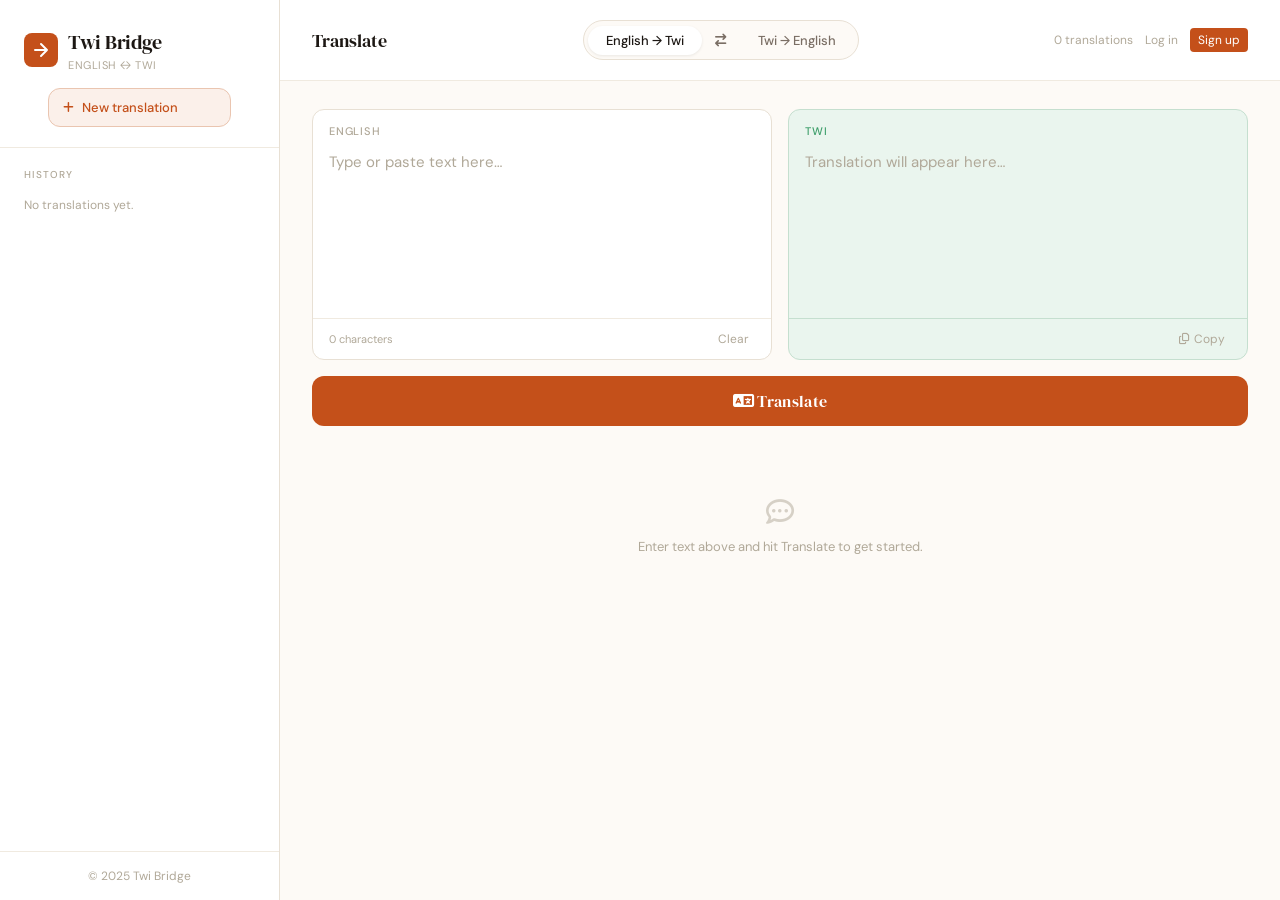
<file: rendered_index.html>
<!DOCTYPE html>
<html lang="en">
<head>
  <meta charset="UTF-8" />
  <meta name="viewport" content="width=device-width, initial-scale=1.0" />
  <title>Twi Bridge — English ↔ Twi Translator</title>
  <link href="https://fonts.googleapis.com/css2?family=DM+Serif+Display&family=DM+Sans:wght@300;400;500&display=swap" rel="stylesheet" />
  <link rel="stylesheet" href="https://cdnjs.cloudflare.com/ajax/libs/font-awesome/6.4.0/css/all.min.css" />
  <style>
    *, *::before, *::after { box-sizing: border-box; margin: 0; padding: 0; }

    :root {
      --bg: #FDFAF6;
      --surface: #FFFFFF;
      --border: #E8E0D4;
      --border-soft: #F0EAE0;
      --text-primary: #1C1713;
      --text-secondary: #7A6E64;
      --text-hint: #B0A898;
      --accent: #C4501A;
      --accent-light: #FBF0EA;
      --accent-hover: #A8401280;
      --green: #1A7A4A;
      --green-light: #EAF5EE;
      --sidebar-w: 280px;
      --radius: 12px;
      --font-display: 'DM Serif Display', serif;
      --font-body: 'DM Sans', sans-serif;
    }

    body {
      font-family: var(--font-body);
      background: var(--bg);
      color: var(--text-primary);
      min-height: 100vh;
      display: flex;
      overflow: hidden;
    }

    /* ---- SIDEBAR ---- */
    aside {
      width: var(--sidebar-w);
      background: var(--surface);
      border-right: 1px solid var(--border);
      display: flex;
      flex-direction: column;
      height: 100vh;
      flex-shrink: 0;
    }

    .sidebar-header {
      padding: 28px 24px 20px;
      border-bottom: 1px solid var(--border-soft);
    }

    .logo {
      display: flex;
      align-items: center;
      gap: 10px;
    }

    .logo-mark {
      width: 34px;
      height: 34px;
      background: var(--accent);
      border-radius: 8px;
      display: flex;
      align-items: center;
      justify-content: center;
    }

    .logo-mark svg {
      width: 18px;
      height: 18px;
      fill: none;
      stroke: #fff;
      stroke-width: 2;
      stroke-linecap: round;
      stroke-linejoin: round;
    }

    .logo-name {
      font-family: var(--font-display);
      font-size: 20px;
      color: var(--text-primary);
      letter-spacing: -0.3px;
    }

    .logo-tagline {
      font-size: 11px;
      color: var(--text-hint);
      margin-top: 2px;
      letter-spacing: 0.5px;
      text-transform: uppercase;
    }

    .new-chat-btn {
      margin: 16px 24px 0;
      width: calc(100% - 48px);
      padding: 10px 14px;
      background: var(--accent-light);
      border: 1px solid #EAC5B0;
      border-radius: var(--radius);
      color: var(--accent);
      font-family: var(--font-body);
      font-size: 13px;
      font-weight: 500;
      cursor: pointer;
      display: flex;
      align-items: center;
      gap: 8px;
      transition: background 0.15s;
    }
    .new-chat-btn:hover { background: #F5DDD0; }

    .sidebar-section-title {
      font-size: 10px;
      font-weight: 500;
      letter-spacing: 1px;
      text-transform: uppercase;
      color: var(--text-hint);
      padding: 20px 24px 8px;
    }

    .history-list {
      flex: 1;
      overflow-y: auto;
      padding: 0 12px;
    }

    .history-list::-webkit-scrollbar { width: 4px; }
    .history-list::-webkit-scrollbar-thumb { background: var(--border); border-radius: 4px; }

    .history-item {
      padding: 10px 12px;
      border-radius: 8px;
      cursor: pointer;
      transition: background 0.12s;
      margin-bottom: 2px;
    }
    .history-item:hover { background: var(--bg); }
    .history-item.active { background: var(--accent-light); }

    .history-item-source {
      font-size: 12px;
      font-weight: 500;
      color: var(--text-primary);
      white-space: nowrap;
      overflow: hidden;
      text-overflow: ellipsis;
    }

    .history-item-meta {
      font-size: 11px;
      color: var(--text-hint);
      margin-top: 2px;
    }

    .history-item .lang-badge {
      display: inline-block;
      font-size: 10px;
      padding: 1px 6px;
      border-radius: 4px;
      margin-right: 4px;
      font-weight: 500;
    }
    .badge-en { background: #EAF0FB; color: #1A4FA8; }
    .badge-tw { background: var(--accent-light); color: var(--accent); }

    .sidebar-footer {
      padding: 16px 24px;
      border-top: 1px solid var(--border-soft);
      font-size: 12px;
      color: var(--text-hint);
      text-align: center;
    }

    /* ---- MAIN ---- */
    main {
      flex: 1;
      display: flex;
      flex-direction: column;
      height: 100vh;
      overflow: hidden;
    }

    .top-bar {
      padding: 20px 32px;
      display: flex;
      align-items: center;
      justify-content: space-between;
      border-bottom: 1px solid var(--border-soft);
      background: var(--surface);
    }

    .direction-switcher {
      display: flex;
      align-items: center;
      background: var(--bg);
      border: 1px solid var(--border);
      border-radius: 100px;
      padding: 4px;
      gap: 4px;
    }

    .lang-pill {
      padding: 6px 18px;
      border-radius: 100px;
      font-size: 13px;
      font-weight: 500;
      cursor: pointer;
      border: none;
      background: transparent;
      color: var(--text-secondary);
      font-family: var(--font-body);
      transition: all 0.15s;
    }
    .lang-pill.active {
      background: var(--surface);
      color: var(--text-primary);
      box-shadow: 0 1px 3px rgba(0,0,0,0.08);
    }

    .swap-btn {
      width: 30px;
      height: 30px;
      border: none;
      background: none;
      cursor: pointer;
      color: var(--text-secondary);
      display: flex;
      align-items: center;
      justify-content: center;
      border-radius: 50%;
      transition: background 0.12s, color 0.12s;
      font-size: 13px;
    }
    .swap-btn:hover { background: var(--border-soft); color: var(--accent); }

    .page-title {
      font-family: var(--font-display);
      font-size: 18px;
      color: var(--text-primary);
    }

    /* ---- TRANSLATION AREA ---- */
    .translate-workspace {
      flex: 1;
      display: flex;
      flex-direction: column;
      padding: 28px 32px;
      gap: 16px;
      overflow-y: auto;
    }

    .panels {
      display: grid;
      grid-template-columns: 1fr 1fr;
      gap: 16px;
      flex-shrink: 0;
    }

    .panel {
      background: var(--surface);
      border: 1px solid var(--border);
      border-radius: var(--radius);
      display: flex;
      flex-direction: column;
      overflow: hidden;
    }

    .panel-label {
      font-size: 11px;
      font-weight: 500;
      letter-spacing: 0.8px;
      text-transform: uppercase;
      color: var(--text-hint);
      padding: 14px 16px 0;
    }

    .panel textarea {
      flex: 1;
      min-height: 180px;
      padding: 12px 16px 14px;
      border: none;
      outline: none;
      resize: none;
      font-family: var(--font-body);
      font-size: 15px;
      line-height: 1.65;
      color: var(--text-primary);
      background: transparent;
    }
    .panel textarea::placeholder { color: var(--text-hint); }

    .panel-output textarea {
      color: var(--green);
      background: var(--green-light);
    }
    .panel-output {
      border-color: #C5DFCF;
      background: var(--green-light);
    }
    .panel-output .panel-label { color: #3D9E6A; }

    .panel-footer {
      display: flex;
      align-items: center;
      justify-content: space-between;
      padding: 10px 16px;
      border-top: 1px solid var(--border-soft);
    }
    .panel-output .panel-footer { border-top-color: #C5DFCF; }

    .char-count {
      font-size: 11px;
      color: var(--text-hint);
    }

    .clear-btn {
      font-size: 12px;
      color: var(--text-hint);
      background: none;
      border: none;
      cursor: pointer;
      font-family: var(--font-body);
      padding: 2px 6px;
      border-radius: 4px;
      transition: color 0.12s;
    }
    .clear-btn:hover { color: var(--accent); }

    .copy-btn {
      font-size: 12px;
      color: var(--text-hint);
      background: none;
      border: none;
      cursor: pointer;
      font-family: var(--font-body);
      padding: 2px 6px;
      border-radius: 4px;
      transition: color 0.12s;
      display: flex;
      align-items: center;
      gap: 4px;
    }
    .copy-btn:hover { color: var(--green); }

    .translate-btn {
      width: 100%;
      padding: 14px;
      background: var(--accent);
      color: #fff;
      border: none;
      border-radius: var(--radius);
      font-family: var(--font-display);
      font-size: 16px;
      letter-spacing: 0.3px;
      cursor: pointer;
      display: flex;
      align-items: center;
      justify-content: center;
      gap: 10px;
      transition: background 0.15s, transform 0.1s;
      flex-shrink: 0;
    }
    .translate-btn:hover { background: #A8401A; }
    .translate-btn:active { transform: scale(0.99); }
    .translate-btn:disabled { background: var(--text-hint); cursor: not-allowed; }

    .translate-btn .spinner {
      width: 16px;
      height: 16px;
      border: 2px solid rgba(255,255,255,0.35);
      border-top-color: #fff;
      border-radius: 50%;
      animation: spin 0.6s linear infinite;
      display: none;
    }
    .translate-btn.loading .spinner { display: block; }
    .translate-btn.loading .btn-text { display: none; }

    @keyframes spin { to { transform: rotate(360deg); } }

    /* ---- HISTORY FEED ---- */
    .history-feed-title {
      font-size: 11px;
      font-weight: 500;
      letter-spacing: 0.8px;
      text-transform: uppercase;
      color: var(--text-hint);
      padding-top: 8px;
      flex-shrink: 0;
    }

    .history-feed {
      display: flex;
      flex-direction: column;
      gap: 10px;
      flex-shrink: 0;
    }

    .feed-card {
      background: var(--surface);
      border: 1px solid var(--border);
      border-radius: var(--radius);
      padding: 14px 16px;
      animation: fadeSlide 0.3s ease;
    }

    @keyframes fadeSlide {
      from { opacity: 0; transform: translateY(6px); }
      to   { opacity: 1; transform: translateY(0); }
    }

    .feed-card-langs {
      display: flex;
      align-items: center;
      gap: 6px;
      margin-bottom: 8px;
    }

    .feed-card-langs .arrow {
      font-size: 11px;
      color: var(--text-hint);
    }

    .feed-card-source {
      font-size: 14px;
      color: var(--text-secondary);
      margin-bottom: 4px;
    }

    .feed-card-result {
      font-size: 14px;
      color: var(--green);
      font-weight: 500;
    }

    .feed-card-time {
      font-size: 11px;
      color: var(--text-hint);
      margin-top: 8px;
    }

    .empty-state {
      text-align: center;
      padding: 40px 0 20px;
      color: var(--text-hint);
    }

    .empty-state i {
      font-size: 28px;
      margin-bottom: 12px;
      display: block;
      opacity: 0.5;
    }

    .empty-state p {
      font-size: 13px;
    }

    /* ---- ERROR ---- */
    .error-banner {
      background: #FBF0F0;
      border: 1px solid #ECC;
      border-radius: 8px;
      padding: 10px 14px;
      font-size: 13px;
      color: #A02020;
      display: none;
      align-items: center;
      gap: 8px;
      flex-shrink: 0;
    }
    .error-banner.show { display: flex; }

    /* ---- RESPONSIVE ---- */
    @media (max-width: 700px) {
      aside { display: none; }
      .panels { grid-template-columns: 1fr; }
      .translate-workspace { padding: 16px; }
      .top-bar { padding: 14px 16px; }
    }
  </style>
</head>
<body>

  <!-- SIDEBAR -->
  <aside>
    <div class="sidebar-header">
      <div class="logo">
        <div class="logo-mark">
          <svg viewBox="0 0 18 18">
            <path d="M3 9h12M9 3l6 6-6 6"/>
          </svg>
        </div>
        <div>
          <div class="logo-name">Twi Bridge</div>
          <div class="logo-tagline">English ↔ Twi</div>
        </div>
      </div>
      <button class="new-chat-btn" onclick="newSession()">
        <i class="fa-solid fa-plus" style="font-size:12px"></i>
        New translation
      </button>
    </div>

    <div class="sidebar-section-title">History</div>
    <div class="history-list" id="sidebar-history">
      <div style="font-size:12px; color:var(--text-hint); padding: 8px 12px;">No translations yet.</div>
    </div>

    <div class="sidebar-footer">
      &copy; 2025 Twi Bridge
    </div>
  </aside>

  <!-- MAIN -->
  <main>
    <div class="top-bar">
      <span class="page-title">Translate</span>

      <div class="direction-switcher">
        <button class="lang-pill active" id="pill-en" onclick="setDirection('en-tw')">English → Twi</button>
        <button class="swap-btn" onclick="swapDirection()" title="Swap languages">
          <i class="fa-solid fa-arrow-right-arrow-left"></i>
        </button>
        <button class="lang-pill" id="pill-tw" onclick="setDirection('tw-en')">Twi → English</button>
      </div>

      <div style="font-size:12px; display:flex; align-items:center; gap:12px;">
        <span style="color:var(--text-hint);" id="session-count">0 translations</span>
        
            <a href="/accounts/login/" style="color:var(--text-hint); text-decoration:none;">Log in</a>
            <a href="/accounts/register/" style="background:var(--accent); color:#fff; padding:4px 8px; border-radius:4px; text-decoration:none;">Sign up</a>
        
      </div>
    </div>

    <div class="translate-workspace" id="workspace">

      <div class="panels">
        <!-- INPUT -->
        <div class="panel">
          <div class="panel-label" id="label-source">English</div>
          <textarea id="input-text" placeholder="Type or paste text here…" oninput="updateCharCount()" onkeydown="handleKey(event)"></textarea>
          <div class="panel-footer">
            <span class="char-count" id="char-count">0 characters</span>
            <button class="clear-btn" onclick="clearInput()">Clear</button>
          </div>
        </div>

        <!-- OUTPUT -->
        <div class="panel panel-output">
          <div class="panel-label" id="label-target">Twi</div>
          <textarea id="output-text" readonly placeholder="Translation will appear here…"></textarea>
          <div class="panel-footer">
            <span class="char-count" id="output-char-count"></span>
            <button class="copy-btn" onclick="copyOutput()" id="copy-btn">
              <i class="fa-regular fa-copy" style="font-size:12px"></i> Copy
            </button>
          </div>
        </div>
      </div>

      <div class="error-banner" id="error-banner">
        <i class="fa-solid fa-circle-exclamation" style="font-size:14px"></i>
        <span id="error-text">Something went wrong. Please try again.</span>
      </div>

      <button class="translate-btn" id="translate-btn" onclick="translate()">
        <div class="spinner"></div>
        <span class="btn-text">
          <i class="fa-solid fa-language" style="font-size:17px"></i>
          Translate
        </span>
      </button>

      <div class="history-feed-title" id="feed-label" style="display:none;">This session</div>
      <div class="history-feed" id="history-feed"></div>

      <div class="empty-state" id="empty-state">
        <i class="fa-regular fa-comment-dots"></i>
        <p>Enter text above and hit Translate to get started.</p>
      </div>

    </div>
  </main>

  <input type="hidden" name="csrfmiddlewaretoken" value="rQ4hkHbwwXPrjojmBJiKiR72LJv3AtypCk1qbOQac3GseZEPEzH7wY6TWCgnT04A">
  <script>
    const API_URL = '/api/translate/';
    let direction = 'en-tw';
    let sessionHistory = [];
    let allHistory = [
      
    ];
    if (allHistory.length === 0) {
      allHistory = JSON.parse(localStorage.getItem('twibridge_history') || '[]');
    }

    function setDirection(dir) {
      direction = dir;
      document.getElementById('pill-en').classList.toggle('active', dir === 'en-tw');
      document.getElementById('pill-tw').classList.toggle('active', dir === 'tw-en');
      document.getElementById('label-source').textContent = dir === 'en-tw' ? 'English' : 'Twi';
      document.getElementById('label-target').textContent = dir === 'en-tw' ? 'Twi' : 'English';
      document.getElementById('input-text').placeholder = dir === 'en-tw'
        ? 'Type or paste English text here…'
        : 'Type or paste Twi text here…';
      clearInput();
    }

    function swapDirection() {
      setDirection(direction === 'en-tw' ? 'tw-en' : 'en-tw');
    }

    function updateCharCount() {
      const val = document.getElementById('input-text').value;
      document.getElementById('char-count').textContent = val.length + ' character' + (val.length === 1 ? '' : 's');
    }

    function clearInput() {
      document.getElementById('input-text').value = '';
      document.getElementById('output-text').value = '';
      document.getElementById('char-count').textContent = '0 characters';
      document.getElementById('output-char-count').textContent = '';
      hideError();
    }

    function handleKey(e) {
      if (e.key === 'Enter' && (e.ctrlKey || e.metaKey)) translate();
    }

    function showError(msg) {
      const b = document.getElementById('error-banner');
      document.getElementById('error-text').textContent = msg;
      b.classList.add('show');
    }

    function hideError() {
      document.getElementById('error-banner').classList.remove('show');
    }

    async function translate() {
      const input = document.getElementById('input-text').value.trim();
      if (!input) { showError('Please enter some text to translate.'); return; }
      hideError();

      const btn = document.getElementById('translate-btn');
      btn.classList.add('loading');
      btn.disabled = true;
      document.getElementById('output-text').value = '';
      document.getElementById('output-char-count').textContent = '';

      const sourceLang = direction === 'en-tw' ? 'English' : 'Twi (Akan)';
      const targetLang = direction === 'en-tw' ? 'Twi (Akan)' : 'English';

      const prompt = `You are a professional translator specialising in ${sourceLang} and ${targetLang}.

Translate the following ${sourceLang} text into ${targetLang}. Return ONLY the translated text, with no explanations, notes, labels, or extra commentary.

Text to translate:
${input}`;

      try {
        const csrf_token = document.querySelector('[name=csrfmiddlewaretoken]')?.value || '';
        
        const response = await fetch(API_URL, {
          method: 'POST',
          headers: { 
            'Content-Type': 'application/json',
            'X-CSRFToken': csrf_token
          },
          body: JSON.stringify({
            text: input,
            direction: direction
          })
        });

        if (!response.ok) {
          const err = await response.json().catch(() => ({}));
          throw new Error(err?.error || 'API error ' + response.status);
        }

        const data = await response.json();
        const result = data.result || '';

        if (!result) throw new Error('Empty response from translation service.');

        document.getElementById('output-text').value = result;
        document.getElementById('output-char-count').textContent = result.length + ' characters';

        const entry = {
          id: Date.now(),
          direction,
          source: input,
          result,
          time: new Date().toLocaleTimeString([], { hour: '2-digit', minute: '2-digit' }),
          date: new Date().toLocaleDateString()
        };

        sessionHistory.unshift(entry);
        allHistory.unshift(entry);
        if (allHistory.length > 100) allHistory = allHistory.slice(0, 100);
        localStorage.setItem('twibridge_history', JSON.stringify(allHistory));

        renderFeed();
        renderSidebar();

      } catch (err) {
        showError(err.message || 'Translation failed. Check your connection and try again.');
      } finally {
        btn.classList.remove('loading');
        btn.disabled = false;
      }
    }

    function copyOutput() {
      const val = document.getElementById('output-text').value;
      if (!val) return;
      navigator.clipboard.writeText(val).then(() => {
        const btn = document.getElementById('copy-btn');
        btn.innerHTML = '<i class="fa-solid fa-check" style="font-size:12px"></i> Copied';
        setTimeout(() => {
          btn.innerHTML = '<i class="fa-regular fa-copy" style="font-size:12px"></i> Copy';
        }, 1800);
      });
    }

    function renderFeed() {
      const feed = document.getElementById('history-feed');
      const label = document.getElementById('feed-label');
      const empty = document.getElementById('empty-state');

      if (sessionHistory.length === 0) {
        feed.innerHTML = '';
        label.style.display = 'none';
        empty.style.display = 'block';
        return;
      }

      label.style.display = 'block';
      empty.style.display = 'none';

      document.getElementById('session-count').textContent =
        sessionHistory.length + ' translation' + (sessionHistory.length === 1 ? '' : 's');

      feed.innerHTML = sessionHistory.map(e => {
        const srcLang = e.direction === 'en-tw' ? 'English' : 'Twi';
        const tgtLang = e.direction === 'en-tw' ? 'Twi' : 'English';
        const srcClass = e.direction === 'en-tw' ? 'badge-en' : 'badge-tw';
        const tgtClass = e.direction === 'en-tw' ? 'badge-tw' : 'badge-en';
        return `<div class="feed-card">
          <div class="feed-card-langs">
            <span class="lang-badge ${srcClass}">${srcLang}</span>
            <span class="arrow">→</span>
            <span class="lang-badge ${tgtClass}">${tgtLang}</span>
          </div>
          <div class="feed-card-source">${escHtml(e.source)}</div>
          <div class="feed-card-result">${escHtml(e.result)}</div>
          <div class="feed-card-time">${e.time}</div>
        </div>`;
      }).join('');
    }

    function renderSidebar() {
      const el = document.getElementById('sidebar-history');
      if (allHistory.length === 0) {
        el.innerHTML = '<div style="font-size:12px; color:var(--text-hint); padding: 8px 12px;">No translations yet.</div>';
        return;
      }
      el.innerHTML = allHistory.slice(0, 40).map(e => {
        const srcLang = e.direction === 'en-tw' ? 'EN' : 'TW';
        const tgtLang = e.direction === 'en-tw' ? 'TW' : 'EN';
        const srcClass = e.direction === 'en-tw' ? 'badge-en' : 'badge-tw';
        const tgtClass = e.direction === 'en-tw' ? 'badge-tw' : 'badge-en';
        const preview = e.source.length > 32 ? e.source.slice(0, 32) + '…' : e.source;
        return `<div class="history-item" onclick="loadEntry(${e.id})">
          <div style="display:flex; align-items:center; gap:4px; margin-bottom:3px;">
            <span class="lang-badge ${srcClass}" style="font-size:9px; padding:1px 5px;">${srcLang}</span>
            <span style="font-size:9px; color:var(--text-hint);">→</span>
            <span class="lang-badge ${tgtClass}" style="font-size:9px; padding:1px 5px;">${tgtLang}</span>
          </div>
          <div class="history-item-source">${escHtml(preview)}</div>
          <div class="history-item-meta">${e.date} · ${e.time}</div>
        </div>`;
      }).join('');
    }

    function loadEntry(id) {
      const entry = allHistory.find(e => e.id === id);
      if (!entry) return;
      setDirection(entry.direction);
      document.getElementById('input-text').value = entry.source;
      document.getElementById('output-text').value = entry.result;
      updateCharCount();
      document.getElementById('output-char-count').textContent = entry.result.length + ' characters';
      document.querySelectorAll('.history-item').forEach(el => el.classList.remove('active'));
    }

    function newSession() {
      sessionHistory = [];
      clearInput();
      renderFeed();
      document.getElementById('session-count').textContent = '0 translations';
    }

    function escHtml(str) {
      return str.replace(/&/g,'&amp;').replace(/</g,'&lt;').replace(/>/g,'&gt;').replace(/"/g,'&quot;');
    }

    renderSidebar();
    renderFeed();
  </script>
</body>
</html>
</file>
